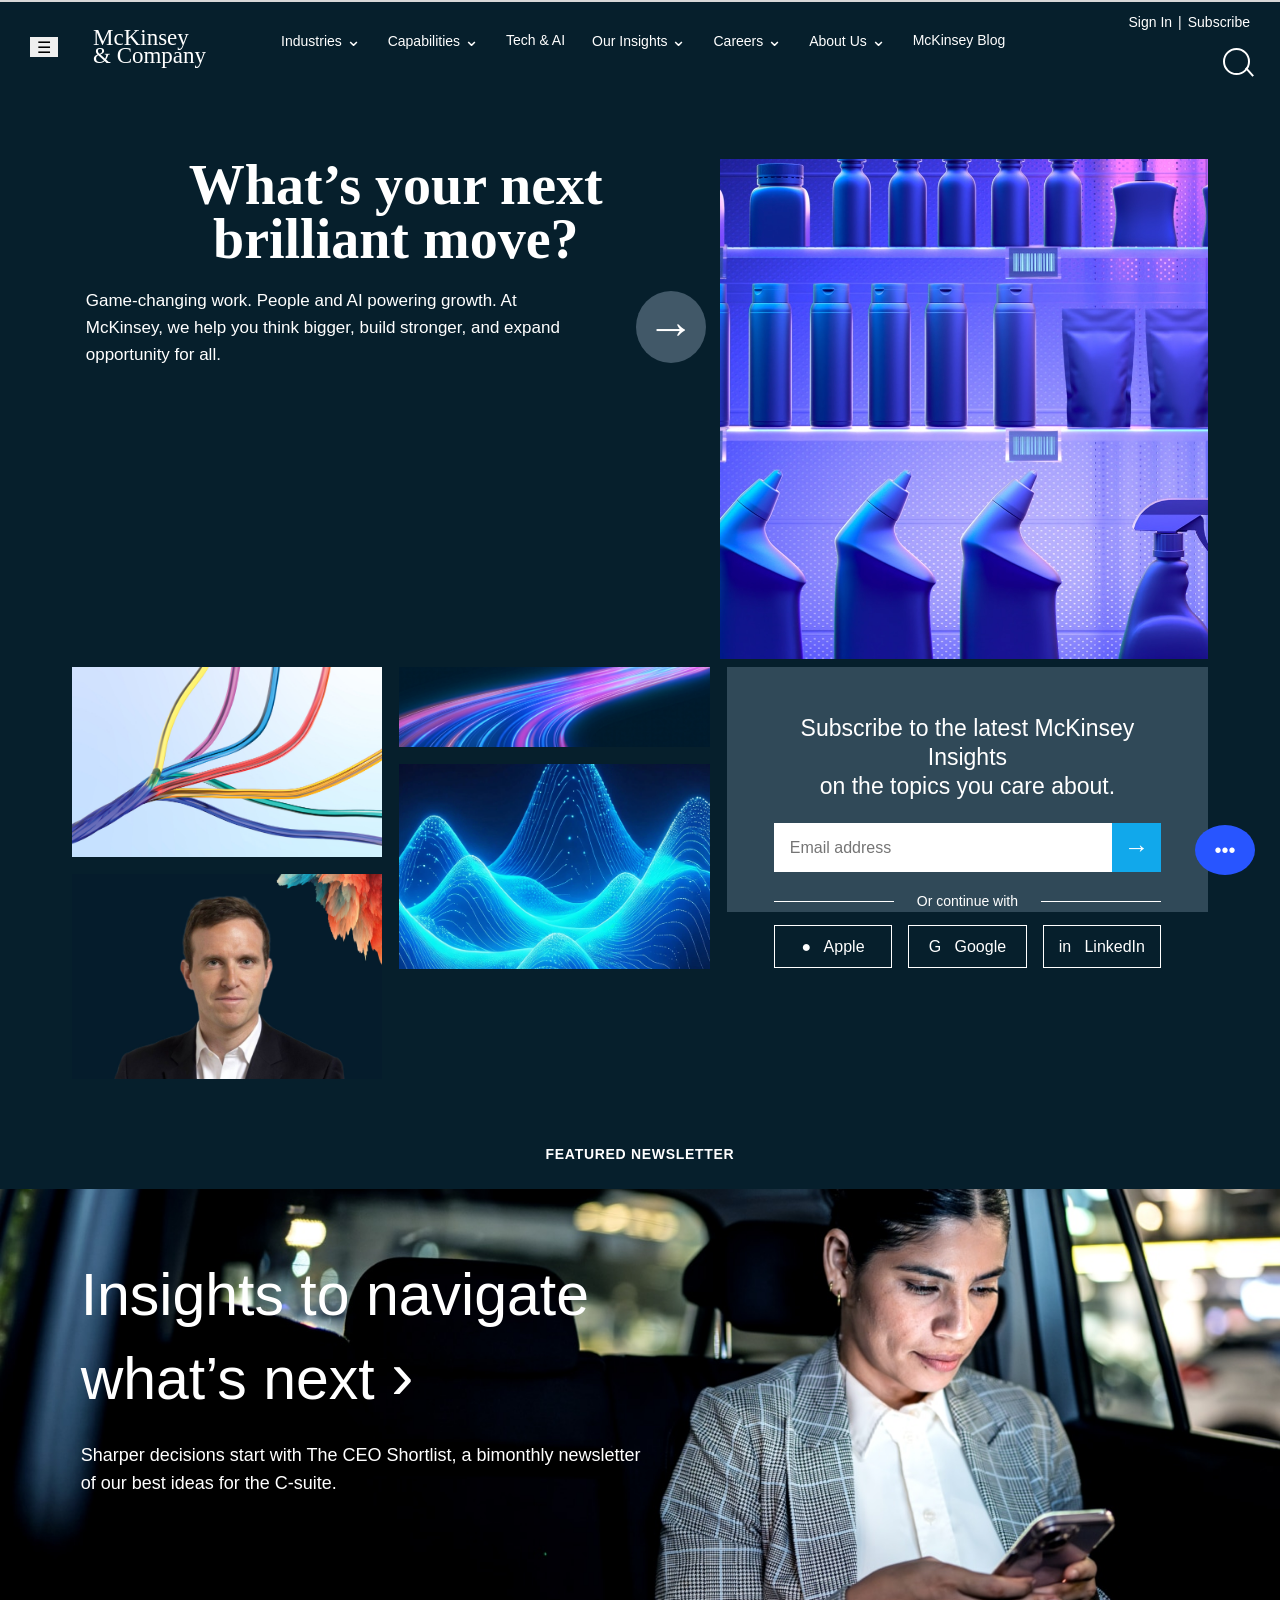
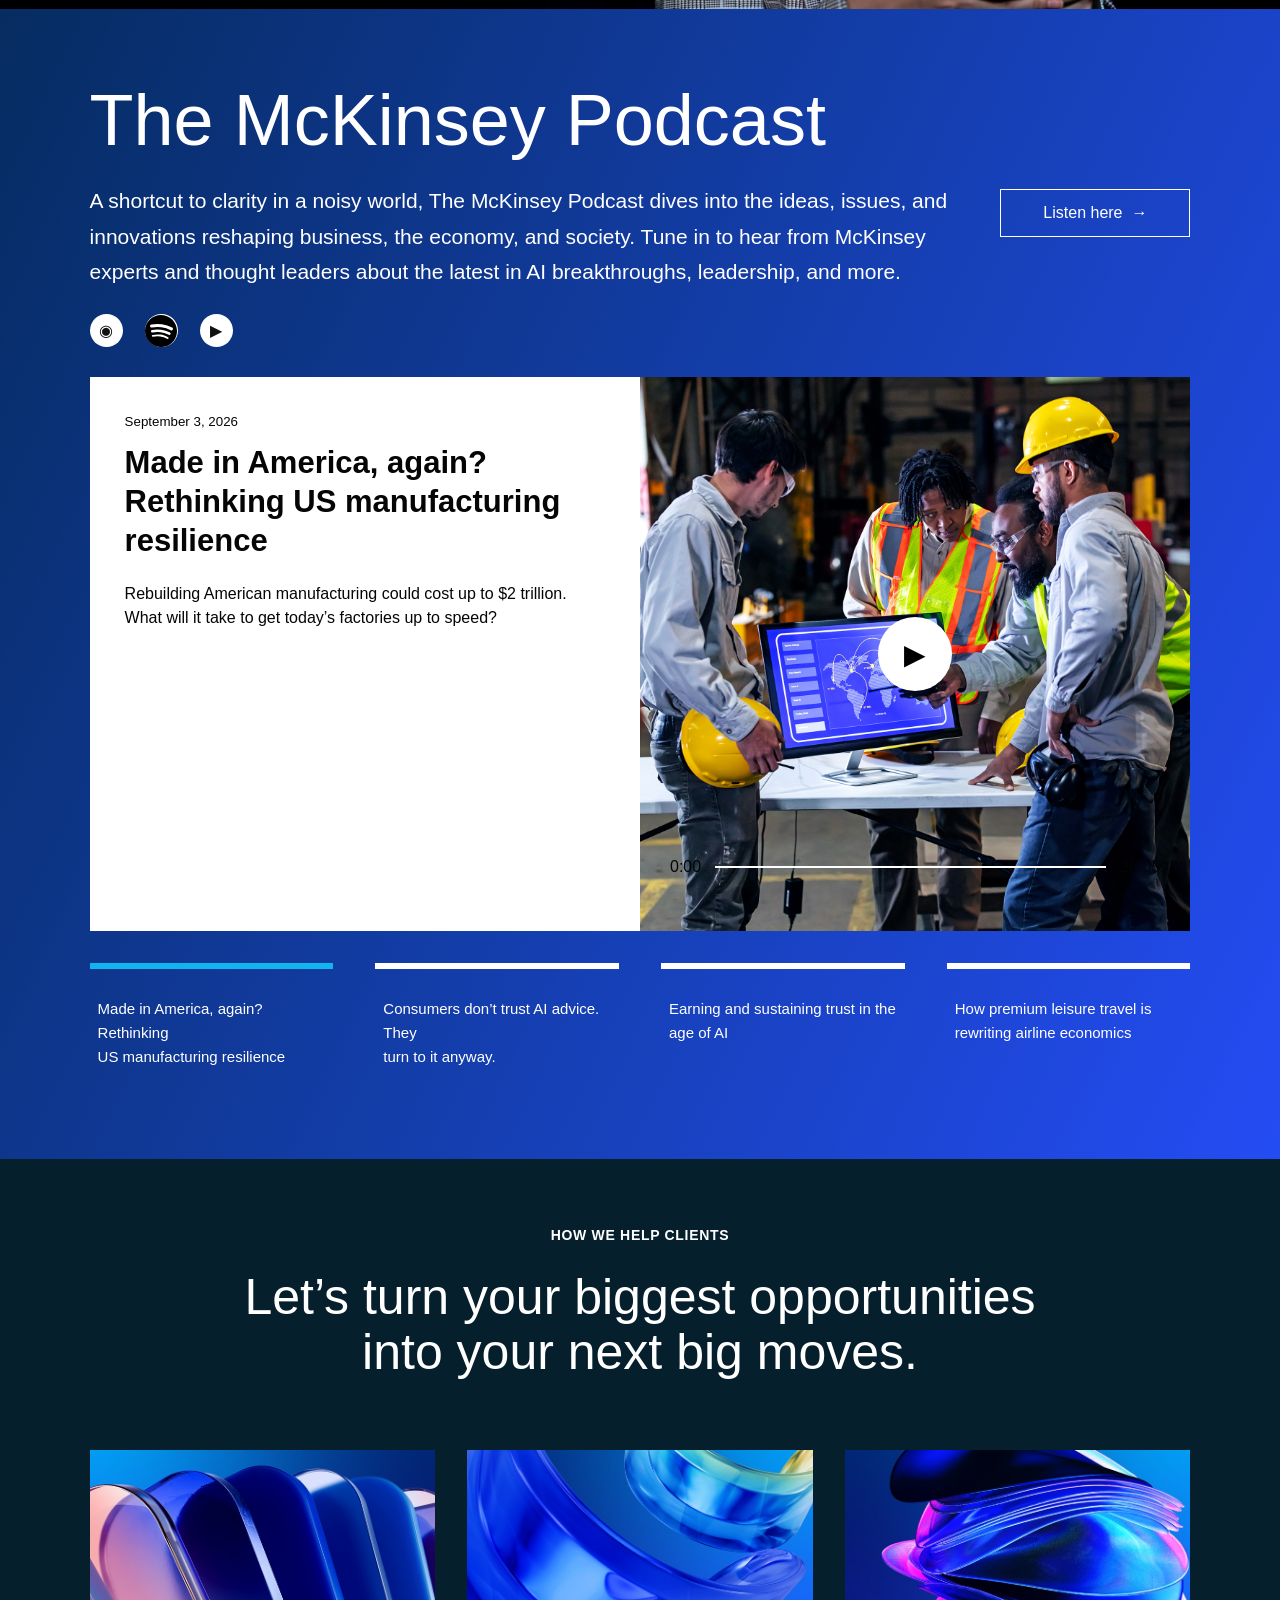
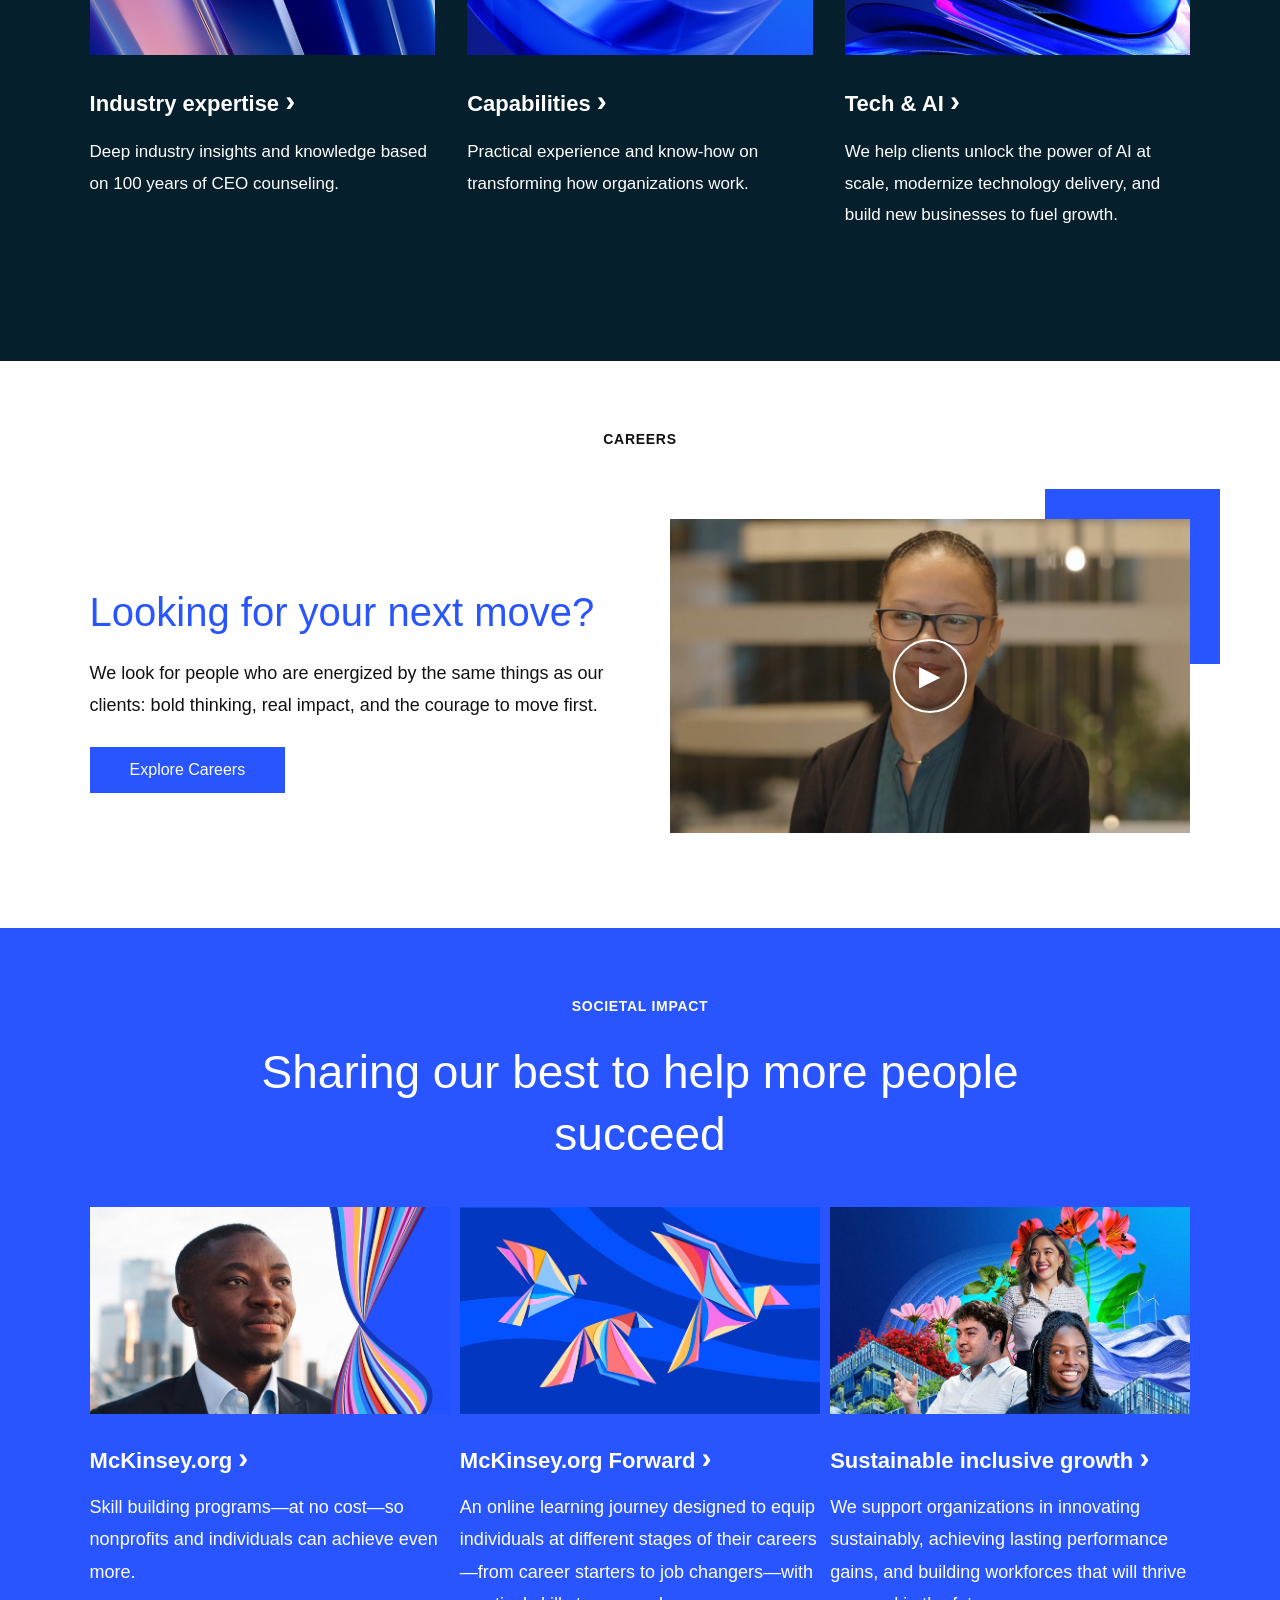
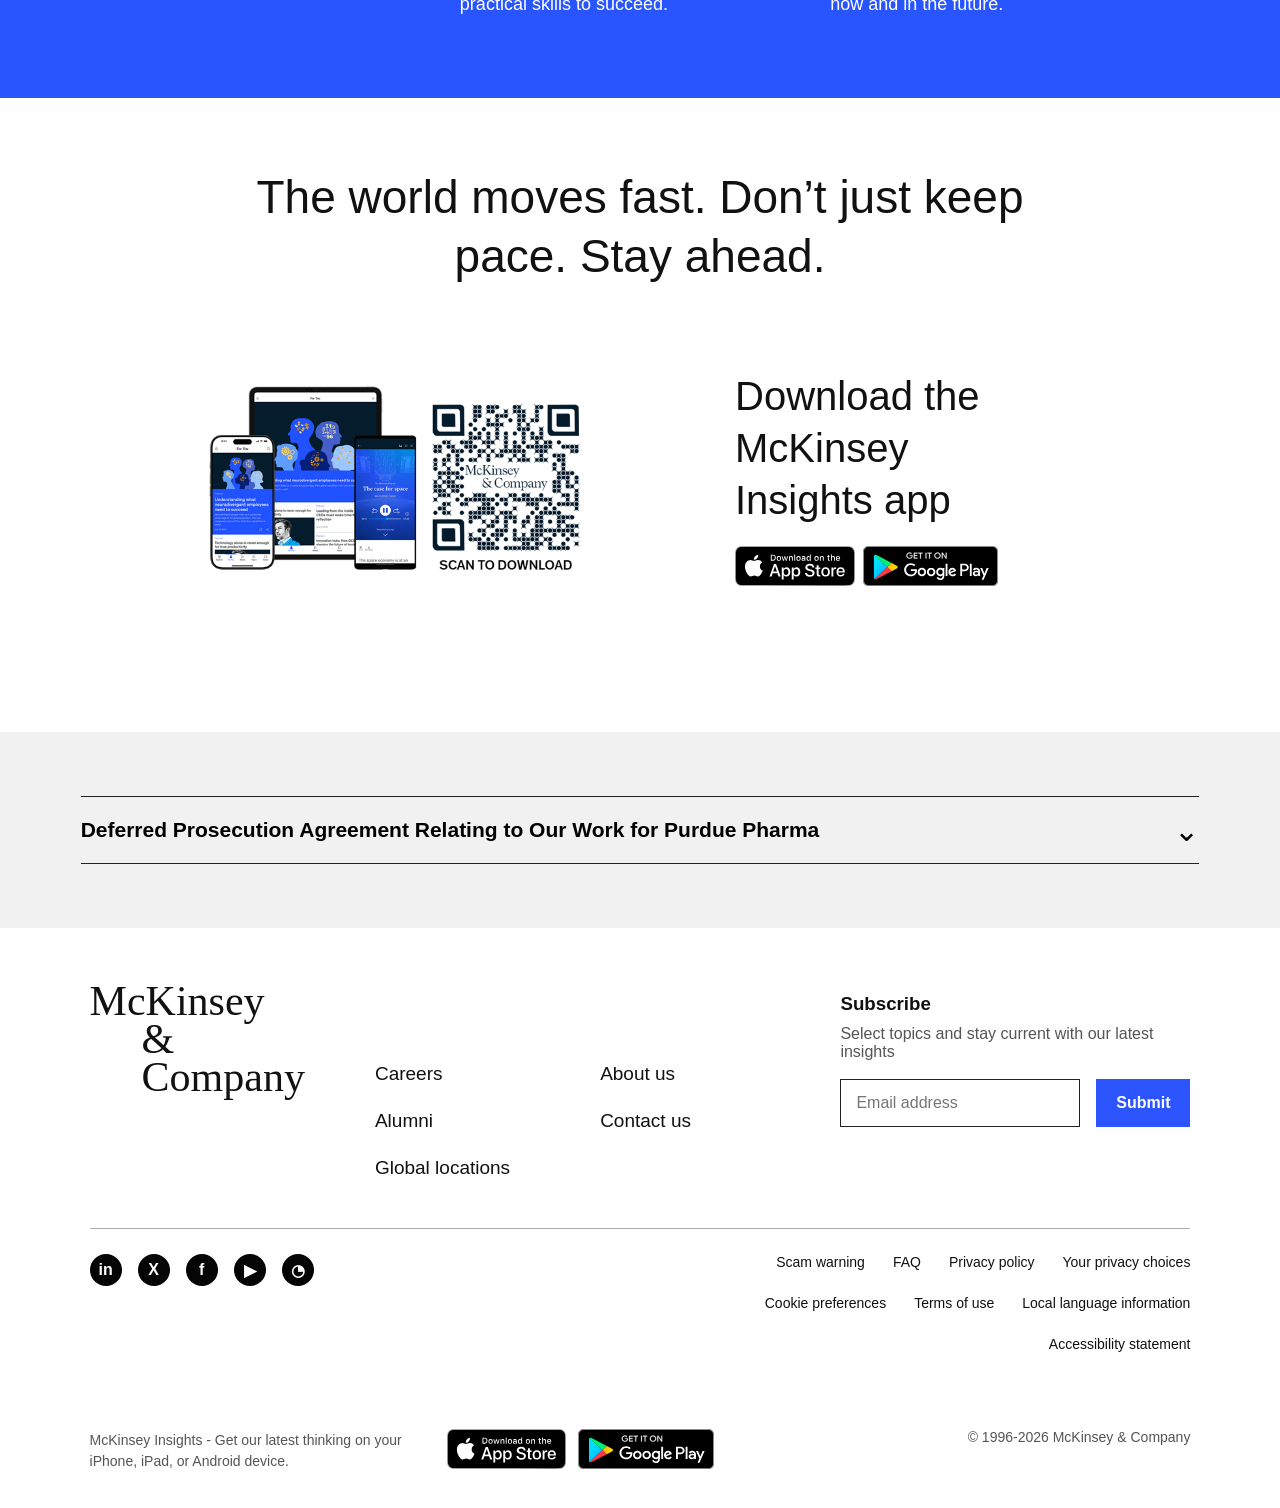
<file: index.html>
<!DOCTYPE html>
<html lang="en">

<head>
    <meta charset="UTF-8">
    <meta name="viewport" content="width=device-width, initial-scale=1.0">
    <title>Global management consulting | McKinsey & Company</title>
    <link rel="stylesheet" href="style.css">
</head>

<body>

<header class="siteheader">

    <button class="btn" >☰</button>

    <a class="brand" href="#">
        <span>McKinsey</span>
        <span>& Company</span>
    </a>

    <nav class="mainnav">
        <a href="#">Industries <b>⌄</b></a>
        <a href="#">Capabilities <b>⌄</b></a>
        <a href="#">Tech & AI</a>
        <a href="#">Our Insights <b>⌄</b></a>
        <a href="#">Careers <b>⌄</b></a>
        <a href="#">About Us <b>⌄</b></a>
        <a href="#">McKinsey Blog</a>
    </nav>

    <div class="headerRight">
        <div class="account">
            <a href="#">Sign In</a>
            <i>|</i>
            <a href="#">Subscribe</a>
        </div>
        <button class="search" aria-label="Search"></button>
    </div>

</header>

<main class="page">

    <section class="hero">

        <div class="herocopy">
            <h1>What’s your next<br>brilliant move?</h1>

            <div class="hero-description">
                <p>
                    Game-changing work. People and AI powering growth.
                    At McKinsey, we help you think bigger, build stronger,
                    and expand opportunity for all.
                </p>
                <a class="round-arrow" href="#">→</a>
            </div>
        </div>

        <a class="hero-case" href="#">
            <img src="images/image1.png" alt="Reckitt transformation case study">
        </a>

    </section>

    <section class="mosaic">

        <div class="mosaic-column">
            <a class="image-card article-card" href="#">
                <img src="images/image2.jpeg" alt="The new management playbook for AI">
            </a>

            <a class="image-card podcast-card" href="#">
                <img src="images/image4.png" alt="Why progress is more physical than we think">
            </a>
        </div>

        <div class="mosaic-column middle">
            <a class="image-card survey-card" href="#">
                <img src="images/image3.jpeg" alt="The state of AI in 2026">
            </a>

            <a class="image-card webinar-card" href="#">
                <img src="images/image5.png" alt="Improving the economics of agentic AI">
            </a>
        </div>

        <div class="mosaic-column right">

            <div class="subscribe-box">
                <h2>
                    Subscribe to the latest McKinsey Insights<br>
                    on the topics you care about.
                </h2>

                <form>
                    <input type="email" placeholder="Email address">
                    <button type="submit">→</button>
                </form>

                <div class="continue">
                    <span></span>
                    <p>Or continue with</p>
                    <span></span>
                </div>

                <div class="social-buttons">
                    <button>● &nbsp; Apple</button>
                    <button>G &nbsp; Google</button>
                    <button>in &nbsp; LinkedIn</button>
                </div>
            </div>

        </div>

    </section>

    <section class="newsletter">

        <div class="section-label">FEATURED NEWSLETTER</div>

        <a class="newsletterv" href="#">
            <img src="images/image6.png" alt="Featured newsletter">

            <div class="newsletter-overlay">
                <h2>
                    Insights to navigate<br>
                    what’s next <span>›</span>
                </h2>

                <p>
                    Sharper decisions start with The CEO Shortlist,
                    a bimonthly newsletter of our best ideas for the C-suite.
                </p>
            </div>
        </a>

    </section>

    <section class="podcast-section">

        <div class="podcast-top">

            <div>
                <h2>The McKinsey Podcast</h2>

                <p>
                    A shortcut to clarity in a noisy world, The McKinsey Podcast
                    dives into the ideas, issues, and innovations reshaping business,
                    the economy, and society. Tune in to hear from McKinsey experts
                    and thought leaders about the latest in AI breakthroughs,
                    leadership, and more.
                </p>

                <div class="podcast-social">
                    <a href="#">◉</a>
                    <a href="#"><img src="images/image19.svg"  alt="spotify"></a>
                    <a href="#">▶</a>
                </div>
            </div>

            <a class="listen-button" href="#">Listen here&nbsp; →</a>

        </div>

        <article class="podcast-feature">

            <div class="podcast-copy">
                <small>September 3, 2026</small>

                <h3>
                    Made in America, again?<br>
                    Rethinking US manufacturing resilience
                </h3>

                <p>
                    Rebuilding American manufacturing could cost up to $2 trillion.
                    What will it take to get today’s factories up to speed?
                </p>
            </div>

            <div class="video-preview">
                <img src="images/image7.jpeg" alt="Manufacturing workers">
                <button class="play">▶</button>

                <div class="video-controls">
                    <span>0:00</span>
                    <div></div>
                    <span>25:05</span>
                </div>
            </div>

        </article>

        <div class="insight-tabs">
            <a class="active" href="#">
                Made in America, again? Rethinking<br>
                US manufacturing resilience
            </a>

            <a href="#">
                Consumers don’t trust AI advice. They<br>
                turn to it anyway.
            </a>

            <a href="#">
                Earning and sustaining trust in the<br>
                age of AI
            </a>

            <a href="#">
                How premium leisure travel is<br>
                rewriting airline economics
            </a>
        </div>

    </section>

    <section class="help-section">

        <div class="section-label">HOW WE HELP CLIENTS</div>

        <h2>
            Let’s turn your biggest opportunities<br>
            into your next big moves.
        </h2>

        <div class="help-grid">

            <article>
                <img src="images/image8.png" alt="Industry expertise">

                <div class="help-content">
                    <h3>Industry expertise <span>›</span></h3>
                    <p>
                        Deep industry insights and knowledge based on 100 years
                        of CEO counseling.
                    </p>
                </div>
            </article>

            <article>
                <img src="images/image9.png" alt="Capabilities">

                <div class="help-content">
                    <h3>Capabilities <span>›</span></h3>
                    <p>
                        Practical experience and know-how on transforming
                        how organizations work.
                    </p>
                </div>
            </article>

            <article>
                <img src="images/image10.png" alt="Tech and AI">

                <div class="help-content">
                    <h3>Tech &amp; AI <span>›</span></h3>
                    <p>
                        We help clients unlock the power of AI at scale,
                        modernize technology delivery, and build new businesses
                        to fuel growth.
                    </p>
                </div>
            </article>

        </div>

    </section>

    <section class="careers">

        <div class="section-label">CAREERS</div>

        <div class="careers-content">

            <div class="career-copy">
                <h2>Looking for your next move?</h2>

                <p>
                    We look for people who are energized by the same things
                    as our clients: bold thinking, real impact, and the courage
                    to move first.
                </p>

                <a href="#" class="career-button">Explore Careers</a>
            </div>

            <div class="career-image">
                <div class="blue-block"></div>

                <div class="career-photo">
                    <img src="images/image11.jpeg" alt="McKinsey career">
                    <button class="career-play">▶</button>
                </div>
            </div>

        </div>

    </section>

    <section class="impact">

        <div class="section-label">SOCIETAL IMPACT</div>

        <h2>
            Sharing our best to help more people<br>
            succeed
        </h2>

        <div class="impact-grid">

            <article class="impact-card">
                <img src="images/image12.jpeg" alt="McKinsey.org">

                <div class="impact-content">
                    <h3>McKinsey.org <span>›</span></h3>

                    <p>
                        Skill building programs—at no cost—so nonprofits
                        and individuals can achieve even more.
                    </p>
                </div>
            </article>

            <article class="impact-card">
                <img src="images/image13.png" alt="McKinsey.org Forward">

                <div class="impact-content">
                    <h3>McKinsey.org Forward <span>›</span></h3>

                    <p>
                        An online learning journey designed to equip individuals
                        at different stages of their careers—from career starters
                        to job changers—with practical skills to succeed.
                    </p>
                </div>
            </article>

            <article class="impact-card">
                <img src="images/image14.jpeg" alt="Sustainable inclusive growth">

                <div class="impact-content">
                    <h3>Sustainable inclusive growth <span>›</span></h3>

                    <p>
                        We support organizations in innovating sustainably,
                        achieving lasting performance gains, and building
                        workforces that will thrive now and in the future.
                    </p>
                </div>
            </article>

        </div>

    </section>

    <section class="app-section">

        <h2>
            The world moves fast. Don’t just keep<br>
            pace. Stay ahead.
        </h2>

        <div class="app-content">

            <div class="app-image">
                <img src="images/image15.png" alt="McKinsey Insights app and QR code">
            </div>

            <div class="app-download">

                <h3>
                    Download the McKinsey<br>
                    Insights app
                </h3>

                <div class="app-stores">
                    <a href="#">
                        <img src="images/imag16.svg" alt="Download on the App Store">
                    </a>

                    <a href="#">
                        <img src="images/image17.svg" alt="Get it on Google Play">
                    </a>
                </div>

            </div>

        </div>

    </section>

    <section class="legal-notice">

        <div class="legal-notice-row">

            <h3>
                Deferred Prosecution Agreement Relating to Our Work for Purdue Pharma
            </h3>

            <button class="legal-toggle">⌄</button>

        </div>

    </section>

</main>
<footer class="site-footer">

    <div class="footer-top">

        <div class="footer-brand">
            <div class="footer-logo">
                <span>McKinsey</span>
                <span>&amp; Company</span>
            </div>
        </div>

        <div class="footer-links">

            <div>
                <a href="#">Careers</a>
                <a href="#">Alumni</a>
                <a href="#">Global locations</a>
            </div>

            <div>
                <a href="#">About us</a>
                <a href="#">Contact us</a>
            </div>

        </div>

        <div class="footer-subscribe">

            <h3>Subscribe</h3>

            <p>Select topics and stay current with our latest insights</p>

            <form>
                <input type="email" placeholder="Email address">
                <button type="submit">Submit</button>
            </form>

        </div>

    </div>

    <div class="footer-divider"></div>

    <div class="footer-middle">

        <div class="social-links">
            <a href="#">in</a>
            <a href="#">X</a>
            <a href="#">f</a>
            <a href="#">▶</a>
            <a href="#">◔</a>
        </div>

        <div class="footer-legal">

            <div>
                <a href="#">Scam warning</a>
                <a href="#">FAQ</a>
                <a href="#">Privacy policy</a>
                <a href="#">Your privacy choices</a>
            </div>

            <div>
                <a href="#">Cookie preferences</a>
                <a href="#">Terms of use</a>
                <a href="#">Local language information</a>
            </div>

            <div>
                <a href="#">Accessibility statement</a>
            </div>

        </div>

    </div>

    <div class="footer-bottom">

        <div class="app-promo">

            <p>
                McKinsey Insights - Get our latest thinking on your<br>
                iPhone, iPad, or Android device.
            </p>

            <div class="footer-apps">
                <a href="#">
                    <img src="images/imag16.svg" alt="Download on the App Store">
                </a>

                <a href="#">
                    <img src="images/image17.svg" alt="Get it on Google Play">
                </a>
            </div>

        </div>

        <div class="copyright">
            © 1996-2026 McKinsey &amp; Company
        </div>

    </div>

</footer>

<div class="chat">•••</div>

</body>
</html>
</file>
<file: style.css>
* {
    margin: 0;
    padding: 0;
    box-sizing: border-box;
}

html {
    scroll-behavior: smooth;
}

body {
    font-family: Arial, Helvetica, sans-serif;
    background: #061f2c;
    color: #fff;
}

a {
    color: inherit;
    text-decoration: none;
}

button,
input {
    font: inherit;
}

/* Header */

.siteheader {
    height: 92px;
    padding: 0 30px;
    display: flex;
    align-items: center;
    gap: 35px;
    border-top: 2px solid #d7d7d7;
    background: #061f2c;
}

.btn {
    width: 28px;
    height: 20px;
    border: 0;
    cursor: pointer;
}

.brand {
    font-family: Georgia, "Times New Roman", serif;
    font-size: 23px;
    line-height: .78;
    display: flex;
    flex-direction: column;
    white-space: nowrap;
}

.mainnav {
    display: flex;
    align-items: center;
    gap: 27px;
    margin-left: 40px;
    font-size: 14px;
}

.mainnav a {
    padding-bottom: 15px;
    white-space: nowrap;
}

.mainnav a:hover {
    color: #1a5abb;
    border-bottom: 3px solid #1a5abb;
}

.mainnav b {
    font-size: 18px;
    font-weight: normal;
}

.headerRight {
    margin-left: auto;
    height: 100%;
    padding: 12px 0 17px;
    display: flex;
    flex-direction: column;
    align-items: flex-end;
    justify-content: space-between;
}

.account {
    display: flex;
    gap: 6px;
    font-size: 14px;
}

.account i {
    font-style: normal;
}

.search {
    width: 27px;
    height: 27px;
    border: 2px solid #fff;
    border-radius: 50%;
    background: none;
    position: relative;
}

.search::after {
    content: "";
    width: 11px;
    height: 2px;
    background: #fff;
    position: absolute;
    right: -7px;
    bottom: 0;
    transform: rotate(48deg);
}

/* Hero */

.hero {
    min-height: 575px;
    padding: 67px 72px 0;
    display: grid;
    grid-template-columns: 57% 43%;
}

.herocopy h1 {
    max-width: 610px;
    margin: 0 auto 20px;
    font-family: Georgia, "Times New Roman", serif;
    font-size: 56px;
    line-height: .96;
    text-align: center;
}

.hero-description {
    max-width: 620px;
    margin: auto;
    display: flex;
    align-items: center;
    gap: 40px;
}

.hero-description p {
    max-width: 510px;
    font-size: 17px;
    line-height: 1.6;
}

.round-arrow {
    width: 72px;
    height: 72px;
    border-radius: 50%;
    background: #415868;
    display: grid;
    place-items: center;
    font-size: 48px;
}

.hero-case {
    height: 500px;
    overflow: hidden;
}

.hero-case img {
    width: 100%;
    height: 100%;
    object-fit: cover;
}

/* Mosaic */

.mosaic {
    padding: 0 72px;
    display: grid;
    grid-template-columns: 1fr 1fr 1.55fr;
    gap: 17px;
}

.mosaic-column {
    display: flex;
    flex-direction: column;
    gap: 17px;
}

.image-card {
    display: block;
    overflow: hidden;
}

.image-card img {
    width: 100%;
    height: 100%;
    display: block;
    object-fit: cover;
}

.article-card {
    height: 190px;
}

.survey-card {
    height: 80px;
}

.podcast-card,
.webinar-card {
    height: 205px;
}

.subscribe-box {
    height: 245px;
    padding: 47px;
    background: #304958;
    text-align: center;
}

.subscribe-box h2 {
    margin-bottom: 23px;
    font-size: 23px;
    font-weight: 400;
    line-height: 1.25;
}

.subscribe-box form {
    height: 49px;
    display: flex;
}

.subscribe-box input {
    flex: 1;
    padding: 0 16px;
    border: 0;
}

.subscribe-box form button {
    width: 49px;
    border: 0;
    background: #11a8eb;
    color: #fff;
    font-size: 25px;
}

.continue {
    margin: 21px 0 16px;
    display: flex;
    align-items: center;
    gap: 23px;
    font-size: 14px;
}

.continue span {
    height: 1px;
    flex: 1;
    background: #fff;
}

.social-buttons {
    display: grid;
    grid-template-columns: repeat(3, 1fr);
    gap: 16px;
}

.social-buttons button {
    height: 43px;
    border: 1px solid #fff;
    background: transparent;
    color: #fff;
}

/* Newsletter */

.newsletter {
    padding-top: 67px;
}

.section-label {
    margin-bottom: 27px;
    font-size: 14px;
    font-weight: 700;
    letter-spacing: .7px;
    text-align: center;
}

.newsletterv {
    height: 420px;
    display: block;
    position: relative;
    overflow: hidden;
}

.newsletterv img {
    width: 100%;
    height: 100%;
    object-fit: cover;
}

.newsletter-overlay {
    max-width: 600px;
    position: absolute;
    left: 6.3%;
    top: 70px;
}

.newsletter-overlay h2 {
    font-size: 59px;
    font-weight: 300;
    line-height: 1.25;
}

.newsletter-overlay h2 span {
    font-size: 68px;
}

.newsletter-overlay p {
    max-width: 570px;
    margin-top: 24px;
    font-size: 18px;
    line-height: 1.55;
}

/* Podcast */

.podcast-section {
    padding: 70px 7% 90px;
    background: linear-gradient(115deg, #062c61, #153fb1 55%, #244cf4);
}

.podcast-top {
    display: flex;
    align-items: center;
    justify-content: space-between;
    gap: 50px;
}

.podcast-top h2 {
    margin-bottom: 22px;
    font-size: 72px;
    font-weight: 300;
}

.podcast-top p {
    max-width: 900px;
    font-size: 21px;
    line-height: 1.7;
}

.listen-button {
    padding: 14px 42px;
    border: 1px solid #fff;
    white-space: nowrap;
}

.podcast-social {
    display: flex;
    gap: 22px;
    margin-top: 24px;
}

.podcast-social a {
    width: 33px;
    height: 33px;
    border-radius: 50%;
    background: #fff;
    color: #111;
    display: grid;
    place-items: center;
}

.podcast-feature {
    min-height: 320px;
    margin-top: 30px;
    display: grid;
    grid-template-columns: 1fr 1fr;
    background: #fff;
    color: #050505;
}

.podcast-copy {
    padding: 35px;
}

.podcast-copy h3 {
    margin-top: 14px;
    font-size: 31px;
    line-height: 1.25;
}

.podcast-copy p {
    margin-top: 22px;
    line-height: 1.5;
}

.video-preview {
    position: relative;
    overflow: hidden;
    background: #111;
}

.video-preview img {
    width: 100%;
    height: 100%;
    object-fit: cover;
}

.play,
.career-play {
    width: 74px;
    height: 74px;
    border: 0;
    border-radius: 50%;
    background: #fff;
    font-size: 28px;
    position: absolute;
    left: 50%;
    top: 50%;
    transform: translate(-50%, -50%);
}

.video-controls {
    position: absolute;
    left: 30px;
    right: 30px;
    bottom: 55px;
    display: flex;
    align-items: center;
    gap: 14px;
}

.video-controls div {
    height: 2px;
    flex: 1;
    background: #fff;
}

.insight-tabs {
    margin-top: 32px;
    display: grid;
    grid-template-columns: repeat(4, 1fr);
    gap: 42px;
}

.insight-tabs a {
    padding: 28px 8px 0;
    border-top: 6px solid #fff;
    font-size: 15px;
    line-height: 1.6;
}

.insight-tabs .active {
    border-color: #12b4ef;
}

/* Help */

.help-section {
    padding: 68px 7% 110px;
}

.help-section h2 {
    margin-bottom: 70px;
    font-size: 50px;
    font-weight: 300;
    line-height: 1.1;
    text-align: center;
}

.help-grid {
    display: grid;
    grid-template-columns: repeat(3, 1fr);
    gap: 32px;
}

.help-grid article {
    overflow: hidden;
}

.help-grid article img {
    width: 100%;
    height: 205px;
    object-fit: cover;
}

.help-content {
    padding: 25px 0 20px;
}

.help-content h3 {
    margin-bottom: 18px;
    font-size: 22px;
}

.help-content h3 span {
    font-size: 30px;
}

.help-content p {
    max-width: 360px;
    font-size: 17px;
    line-height: 1.85;
}

/* Careers */

.careers {
    background: #fff;
    color: #111;
    padding: 70px 7% 64px;
}

.careers .section-label {
    margin-bottom: 72px;
}

.careers-content {
    max-width: 1150px;
    margin: auto;
    display: grid;
    grid-template-columns: 1fr 1fr;
    align-items: center;
    gap: 60px;
}

.career-copy h2 {
    color: #2855ff;
    font-size: 40px;
    font-weight: 300;
    margin-bottom: 22px;
}

.career-copy p {
    max-width: 550px;
    font-size: 18px;
    line-height: 1.8;
    margin-bottom: 25px;
}

.career-button {
    display: inline-block;
    background: #2855ff;
    color: #fff;
    padding: 14px 40px;
}

.career-image {
    position: relative;
    height: 345px;
}

.blue-block {
    position: absolute;
    top: -30px;
    right: -30px;
    width: 175px;
    height: 175px;
    background: #2855ff;
}

.career-photo {
    position: absolute;
    width: 100%;
    height: 314px;
    overflow: hidden;
}

.career-photo img {
    width: 100%;
    height: 100%;
    object-fit: cover;
}

.career-play {
    border: 2px solid #fff;
    background: rgba(0, 0, 0, .15);
    color: #fff;
}

/* Impact */

.impact {
    background: #2855ff;
    padding: 70px 7% 75px;
}

.impact > h2 {
    text-align: center;
    font-size: 46px;
    line-height: 1.35;
    font-weight: 300;
    margin-bottom: 42px;
}

.impact-grid {
    max-width: 1165px;
    margin: auto;
    display: grid;
    grid-template-columns: repeat(3, 1fr);
    gap: 10px;
}

.impact-card:hover {
    background-color: white;
	color: #050505;
	padding: 10px;
}

.impact-card img {
    width: 100%;
    height: 207px;
    object-fit: cover;
}

.impact-content {
    padding-top: 23px;
}

.impact-content h3 {
    margin-bottom: 16px;
    font-size: 22px;
}

.impact-content h3 span {
    font-size: 30px;
}

.impact-content p {
    max-width: 365px;
    font-size: 18px;
    line-height: 1.8;
}

/* App */

.app-section {
    background: #fff;
    color: #111;
    padding: 70px 7% 110px;
    border-top: 2px solid #2b55ff;
}

.app-section > h2 {
    margin-bottom: 50px;
    text-align: center;
    font-size: 46px;
    font-weight: 400;
    line-height: 1.3;
}

.app-content {
    max-width: 1000px;
    margin: auto;
    display: flex;
    align-items: center;
    justify-content: center;
    gap: 90px;
}

.app-image {
    width: 500px;
}

.app-image img {
    width: 100%;
}

.app-download {
    width: 400px;
}

.app-download h3 {
    margin-bottom: 20px;
    font-size: 40px;
    font-weight: 400;
    line-height: 1.3;
}

.app-stores {
    display: flex;
    gap: 8px;
}

.app-stores img {
    height: 40px;
}

/* Legal */

.legal-notice {
    background: #f1f1f1;
    padding: 64px 6.3%;
}

.legal-notice-row {
    max-width: 1160px;
    min-height: 68px;
    margin: auto;
    border-top: 1px solid #222;
    border-bottom: 1px solid #222;
    display: flex;
    align-items: center;
    justify-content: space-between;
}

.legal-notice-row h3 {
    font-size: 21px;
	color: black;
}

.legal-notice-row h3:hover {
	color: #2b55ff;
}

.legal-toggle {
    border: 0;
    background: none;
    font-size: 30px;
}

/* Footer */

.site-footer {
    background: #fff;
    color: #111;
    padding: 55px 7% 35px;
}

.footer-top {
    display: grid;
    grid-template-columns: 1fr 2fr 1.5fr;
    gap: 70px;
    min-height: 245px;
}

.footer-logo {
    font-family: Georgia, "Times New Roman", serif;
    font-size: 42px;
    line-height: .9;
    display: flex;
    flex-direction: column;
}

.footer-logo span:nth-child(2) {
    margin-left: 52px;
}

.footer-links {
    display: flex;
    gap: 90px;
    padding-top: 80px;
}

.footer-links div {
    display: flex;
    flex-direction: column;
    gap: 25px;
}

.footer-links a {
    font-size: 19px;
}

.footer-subscribe {
    padding-top: 10px;
}

.footer-subscribe h3 {
    margin-bottom: 10px;
}

.footer-subscribe p {
    color: #555;
    margin-bottom: 18px;
}

.footer-subscribe form {
    display: flex;
    gap: 16px;
}

.footer-subscribe input {
    width: 240px;
    height: 48px;
    border: 1px solid #222;
    padding: 0 15px;
}

.footer-subscribe button {
    width: 94px;
    height: 48px;
    border: 0;
    background: #2d55ff;
    color: #fff;
    font-weight: 600;
}

.footer-divider {
    height: 1px;
    background: #aaa;
    margin-bottom: 25px;
}

.footer-middle {
    display: flex;
    justify-content: space-between;
    min-height: 135px;
}

.social-links {
    display: flex;
    gap: 16px;
}

.social-links a {
    width: 32px;
    height: 32px;
    border-radius: 50%;
    background: #050505;
    color: #fff;
    display: grid;
    place-items: center;
    font-weight: bold;
}

.footer-legal {
    display: flex;
    flex-direction: column;
    gap: 25px;
    text-align: right;
}

.footer-legal div {
    display: flex;
    justify-content: flex-end;
    gap: 28px;
}

.footer-legal a {
    font-size: 14px;
}

.footer-bottom {
    margin-top: 40px;
    display: flex;
    justify-content: space-between;
}

.app-promo {
    display: flex;
    align-items: center;
    gap: 45px;
}

.app-promo p {
    color: #555;
    font-size: 14px;
    line-height: 1.5;
}

.footer-apps {
    display: flex;
    gap: 12px;
}

.footer-apps img {
    height: 40px;
}

.copyright {
    color: #555;
    font-size: 14px;
}

.chat {
    position: fixed;
    right: 25px;
    bottom: 25px;
    width: 60px;
    height: 50px;
    border-radius: 50%;
    background: #2855ff;
    display: grid;
    place-items: center;
    font-size: 20px;
}

/* Mobile */

@media (max-width: 650px) {

    .siteheader {
        padding: 0 18px;
    }

    .account {
        display: none;
    }

    .mainnav {
        display: none;
    }

    .hero {
        padding: 50px 20px 0;
        grid-template-columns: 1fr;
    }

    .herocopy h1 {
        font-size: 43px;
    }

    .hero-description {
        align-items: flex-start;
    }

    .hero-description p {
        font-size: 15px;
    }

    .hero-case {
        margin-top: 40px;
        height: 400px;
    }

    .mosaic {
        padding: 0 20px;
        grid-template-columns: 1fr;
    }

    .article-card,
    .survey-card,
    .podcast-card,
    .webinar-card {
        height: 230px;
    }

    .subscribe-box {
        height: auto;
        padding: 35px 20px;
    }

    .newsletter {
        padding-top: 55px;
    }

    .newsletterv {
        height: 500px;
    }

    .newsletter-overlay {
        left: 25px;
        top: 50px;
    }

    .newsletter-overlay h2 {
        font-size: 40px;
    }

    .podcast-section {
        padding: 55px 20px;
    }

    .podcast-top {
        display: block;
    }

    .podcast-top h2 {
        font-size: 45px;
    }

    .podcast-top p {
        font-size: 17px;
    }

    .listen-button {
        display: inline-block;
        margin-top: 25px;
    }

    .podcast-feature {
        grid-template-columns: 1fr;
    }

    .video-preview {
        height: 270px;
    }

    .insight-tabs,
    .help-grid,
    .impact-grid {
        grid-template-columns: 1fr;
    }

    .help-section {
        padding: 60px 20px;
    }

    .help-section h2 {
        font-size: 38px;
        text-align: left;
    }

    .careers {
        padding: 60px 20px;
    }

    .careers-content {
        grid-template-columns: 1fr;
    }

    .career-copy h2 {
        font-size: 41px;
    }

    .impact {
        padding: 70px 20px;
    }

    .impact > h2 {
        font-size: 38px;
    }

    .app-section {
        padding: 70px 25px;
    }

    .app-section > h2 {
        font-size: 38px;
    }

    .app-content {
        flex-direction: column;
        gap: 45px;
    }

    .app-image,
    .app-download {
        width: 100%;
    }

    .app-download h3 {
        font-size: 32px;
    }

    .legal-notice {
        padding: 45px 20px;
    }

    .legal-notice-row h3 {
        font-size: 17px;
    }

    .footer-top {
        grid-template-columns: 1fr;
        gap: 30px;
    }

    .footer-links {
        padding-top: 0;
    }

    .footer-middle,
    .footer-bottom {
        display: block;
    }

    .footer-legal {
        margin-top: 30px;
        text-align: left;
    }

    .footer-legal div {
        justify-content: flex-start;
        flex-wrap: wrap;
    }

    .app-promo {
        display: block;
    }

    .footer-apps {
        margin-top: 20px;
    }

}
</file>
